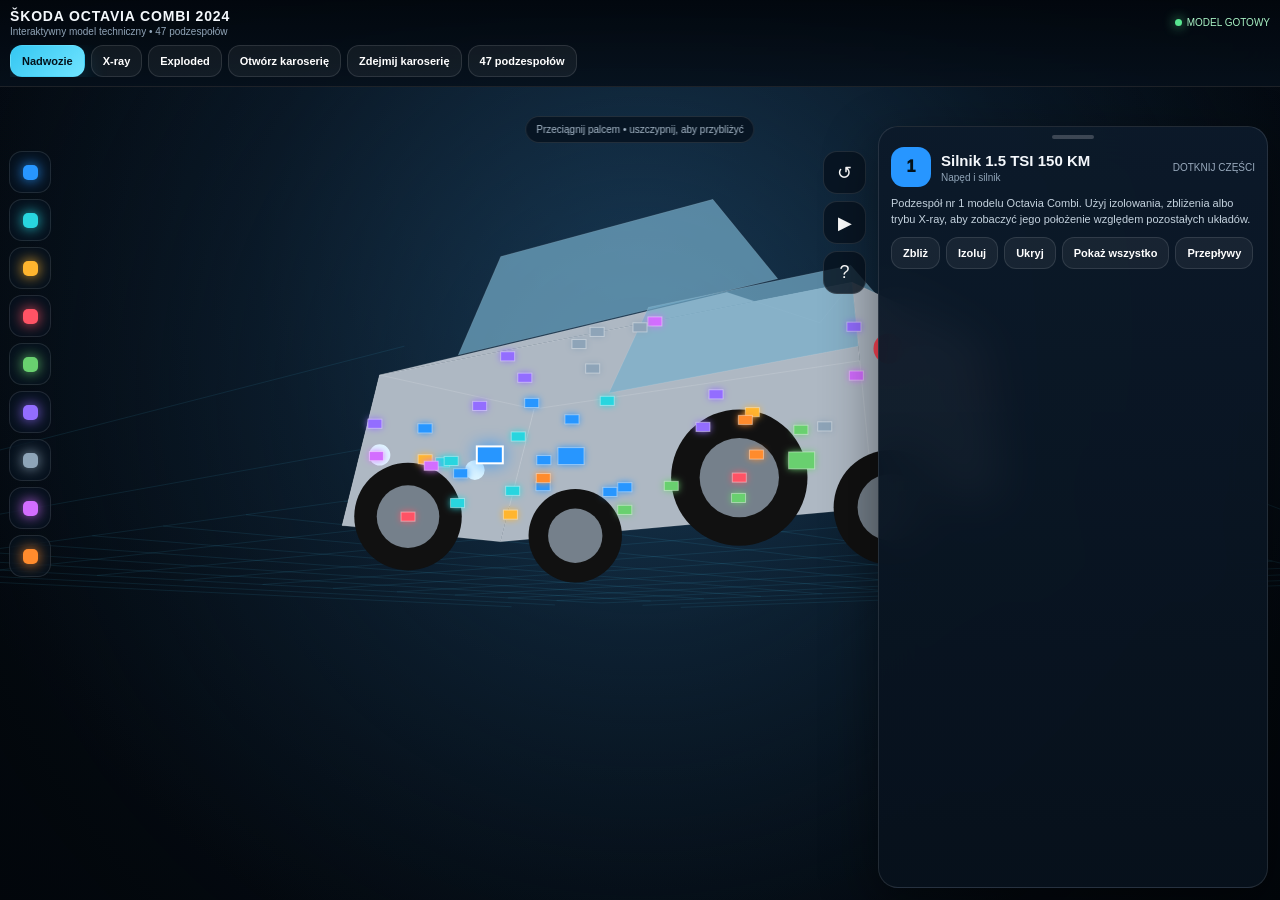
<file: skoda-octavia-3d/index.html>
<!doctype html>
<html lang="pl">
<head>
<meta charset="utf-8">
<meta name="viewport" content="width=device-width,initial-scale=1,maximum-scale=1,user-scalable=no,viewport-fit=cover">
<meta name="theme-color" content="#050a10">
<title>Škoda Octavia Combi 2024 — model techniczny</title>
<style>
:root{--bg:#050a10;--panel:rgba(8,18,29,.92);--line:rgba(255,255,255,.11);--text:#f4f8fc;--muted:#91a5b8;--cyan:#4bd7ff}
*{box-sizing:border-box;-webkit-tap-highlight-color:transparent}html,body{margin:0;width:100%;height:100%;overflow:hidden;background:var(--bg);color:var(--text);font-family:-apple-system,BlinkMacSystemFont,"Segoe UI",sans-serif;overscroll-behavior:none;-webkit-user-select:none;user-select:none}button,input{font:inherit}
#app{position:fixed;inset:0;background:radial-gradient(circle at 50% 28%,#17344e 0,#091522 42%,#03070c 82%)}
header{position:absolute;z-index:20;top:0;left:0;right:0;padding:calc(env(safe-area-inset-top) + 8px) 10px 9px;background:linear-gradient(#02070df5,#06101be0);border-bottom:1px solid var(--line);backdrop-filter:blur(18px)}
.head{display:flex;align-items:center;gap:8px}.brand{min-width:0}.brand b{display:block;font-size:14px;letter-spacing:.06em}.brand span{display:block;color:var(--muted);font-size:10px;white-space:nowrap;overflow:hidden;text-overflow:ellipsis;margin-top:2px}.ready{margin-left:auto;color:#a8f1c4;font-size:10px;white-space:nowrap}.ready:before{content:"";display:inline-block;width:7px;height:7px;border-radius:50%;background:#58e590;box-shadow:0 0 12px #58e590;margin-right:5px}
.toolbar{display:flex;gap:6px;overflow:auto;margin-top:8px;scrollbar-width:none}.toolbar::-webkit-scrollbar{display:none}.btn{border:1px solid var(--line);background:rgba(255,255,255,.055);color:#fff;border-radius:12px;padding:9px 11px;font-size:11px;font-weight:800;white-space:nowrap}.btn.active{background:linear-gradient(135deg,#35c7f2,#70e4ff);color:#03121b;border-color:transparent;box-shadow:0 8px 24px #35c7f233}
#view{position:absolute;inset:0}canvas{display:block;width:100%;height:100%;touch-action:none;-webkit-user-select:none;user-select:none}
#hint{position:absolute;z-index:5;top:116px;left:50%;transform:translateX(-50%);background:#06111dcc;border:1px solid var(--line);border-radius:999px;padding:7px 10px;color:#a8b9c9;font-size:10px;white-space:nowrap;pointer-events:none;backdrop-filter:blur(12px)}
#legend{position:absolute;z-index:8;top:151px;left:9px;display:flex;flex-direction:column;gap:6px}.legend{width:42px;height:42px;border:1px solid var(--line);border-radius:13px;background:#07121ecc;display:grid;place-items:center}.legend i{width:15px;height:15px;border-radius:5px;box-shadow:0 0 14px currentColor}.legend.active{outline:2px solid #fff9}
#side{position:absolute;z-index:8;right:9px;top:151px;display:flex;flex-direction:column;gap:7px}.round{width:43px;height:43px;border:1px solid var(--line);border-radius:14px;background:#07121ecc;color:#fff;font-size:18px}
#explodeBox{display:none;position:absolute;z-index:9;left:62px;right:62px;bottom:207px;padding:9px 11px;border:1px solid var(--line);border-radius:14px;background:#06111dcc;backdrop-filter:blur(12px)}#explodeBox.show{display:block}.exlabel{display:flex;justify-content:space-between;color:#b9c8d6;font-size:10px;font-weight:800;margin-bottom:5px}input[type=range]{width:100%;accent-color:var(--cyan)}
#sheet{position:absolute;z-index:15;left:8px;right:8px;bottom:calc(env(safe-area-inset-bottom) + 8px);min-height:174px;padding:12px;border:1px solid var(--line);border-radius:20px;background:linear-gradient(180deg,#0c1a2af2,#07111cf6);box-shadow:0 18px 55px #0007;backdrop-filter:blur(22px)}.handle{width:42px;height:4px;border-radius:4px;background:#fff3;margin:-4px auto 8px}.parthead{display:grid;grid-template-columns:40px 1fr auto;gap:10px;align-items:center}.num{width:40px;height:40px;border-radius:13px;display:grid;place-items:center;background:#2796ff;color:#03121b;font-weight:950}.parttitle{min-width:0}.parttitle b{display:block;font-size:15px;white-space:nowrap;overflow:hidden;text-overflow:ellipsis}.parttitle span{display:block;color:var(--muted);font-size:10px;margin-top:3px}.mini{color:#99aabd;font-size:10px}.desc{font-size:11px;line-height:1.42;color:#c5d3df;margin:9px 0 10px;display:-webkit-box;-webkit-line-clamp:2;-webkit-box-orient:vertical;overflow:hidden}.actions{display:flex;gap:6px;overflow:auto}.actions .btn{flex:0 0 auto}
#drawer,#help{display:none;position:fixed;inset:0;z-index:40;background:#02070df7;backdrop-filter:blur(22px)}#drawer.show,#help.show{display:block}.bar{display:flex;align-items:center;padding:calc(env(safe-area-inset-top)+10px) 12px 10px;border-bottom:1px solid var(--line)}.bar .btn{margin-left:auto}.search{margin:10px 12px;width:calc(100% - 24px);padding:12px;border:1px solid var(--line);border-radius:14px;background:#0a1724;color:#fff}.list{position:absolute;top:112px;bottom:calc(env(safe-area-inset-bottom)+8px);left:0;right:0;overflow:auto;padding:0 12px}.row{display:grid;grid-template-columns:35px 1fr auto;gap:10px;align-items:center;padding:10px;margin-bottom:7px;border:1px solid var(--line);border-radius:14px;background:#ffffff09}.rownum{width:34px;height:34px;border-radius:11px;display:grid;place-items:center;color:#03121b;font-weight:950}.row b{display:block;font-size:12px}.row small{display:block;color:var(--muted);font-size:9px;margin-top:2px}.helpbox{position:absolute;left:14px;right:14px;top:50%;transform:translateY(-50%);padding:18px;border:1px solid var(--line);border-radius:20px;background:#0a1724}.helpbox h2{margin:0 0 12px}.tips{display:grid;grid-template-columns:1fr 1fr;gap:8px}.tip{padding:12px;border:1px solid var(--line);border-radius:14px;background:#ffffff08}.tip b{display:block;font-size:12px}.tip span{display:block;color:var(--muted);font-size:10px;line-height:1.35;margin-top:4px}
#boot{position:fixed;inset:0;z-index:100;display:grid;place-items:center;background:radial-gradient(circle at 50% 42%,#15324b,#07111b 45%,#02060a);transition:.35s}.bootbox{text-align:center}.spin{width:44px;height:44px;border:3px solid #ffffff1f;border-top-color:var(--cyan);border-radius:50%;margin:auto;animation:spin .8s linear infinite}.bootbox b{display:block;margin-top:14px;font-size:14px}.bootbox span{display:block;color:var(--muted);font-size:10px;margin-top:5px}#boot.hide{opacity:0;visibility:hidden;pointer-events:none}@keyframes spin{to{transform:rotate(360deg)}}
@media(min-width:800px){#sheet{left:auto;width:390px;top:126px;bottom:12px;right:12px}.desc{-webkit-line-clamp:6}#side{right:414px}#explodeBox{right:420px;bottom:20px}}
</style>
</head>
<body>
<div id="boot"><div class="bootbox"><div class="spin"></div><b>ŁADOWANIE MODELU</b><span>Wersja Safari / iPhone</span></div></div>
<div id="app">
<header><div class="head"><div class="brand"><b>ŠKODA OCTAVIA COMBI 2024</b><span>Interaktywny model techniczny • 47 podzespołów</span></div><div class="ready">MODEL GOTOWY</div></div><div class="toolbar"><button id="body" class="btn active">Nadwozie</button><button id="xray" class="btn">X-ray</button><button id="explode" class="btn">Exploded</button><button id="panels" class="btn">Otwórz karoserię</button><button id="remove" class="btn">Zdejmij karoserię</button><button id="parts" class="btn">47 podzespołów</button></div></header>
<div id="view"><canvas id="cv"></canvas><div id="hint">Przeciągnij palcem • uszczypnij, aby przybliżyć</div><div id="legend"></div><div id="side"><button id="reset" class="round">↺</button><button id="anim" class="round">▶</button><button id="helpBtn" class="round">?</button></div><div id="explodeBox"><div class="exlabel"><span>Rozłożenie podzespołów</span><span id="pct">65%</span></div><input id="range" type="range" min="0" max="100" value="65"></div></div>
<section id="sheet"><div class="handle"></div><div class="parthead"><div id="num" class="num">1</div><div class="parttitle"><b id="name">Silnik 1.5 TSI</b><span id="cat">Napęd i silnik</span></div><div class="mini">DOTKNIJ CZĘŚCI</div></div><div id="desc" class="desc"></div><div class="actions"><button id="focus" class="btn">Zbliż</button><button id="isolate" class="btn">Izoluj</button><button id="hide" class="btn">Ukryj</button><button id="restore" class="btn">Pokaż wszystko</button><button id="flow" class="btn">Przepływy</button></div></section>
</div>
<div id="drawer"><div class="bar"><b>Podzespoły Octavii</b><button id="close" class="btn">Zamknij</button></div><input id="search" class="search" placeholder="Szukaj: turbo, DSG, radar…"><div id="list" class="list"></div></div>
<div id="help"><div class="helpbox"><h2>Sterowanie</h2><div class="tips"><div class="tip"><b>Obrót</b><span>Przeciągnij jednym palcem po modelu.</span></div><div class="tip"><b>Zoom</b><span>Użyj dwóch palców.</span></div><div class="tip"><b>Wybór</b><span>Dotknij kolorowego punktu.</span></div><div class="tip"><b>Rozbieranie</b><span>Użyj X-ray lub Exploded.</span></div></div><button id="closeHelp" class="btn" style="width:100%;margin-top:12px">Rozumiem</button></div></div>
<script>
'use strict';
const $=s=>document.querySelector(s),cv=$('#cv'),ctx=cv.getContext('2d'),clamp=(v,a,b)=>Math.max(a,Math.min(b,v));
const C={drive:'#2796ff',cool:'#28d5df',susp:'#ffb52e',brake:'#ff5365',fuel:'#69d06f',elec:'#936dff',comfort:'#8ea4b8',safe:'#d36dff',hybrid:'#ff8b2d'};
const CAT={drive:'Napęd i silnik',cool:'Chłodzenie i klimatyzacja',susp:'Zawieszenie i układ jezdny',brake:'Hamulce',fuel:'Paliwo i układ wydechowy',elec:'Elektryka i elektronika',comfort:'Wnętrze i komfort',safe:'Systemy bezpieczeństwa',hybrid:'Układ mild hybrid 48 V'};
const names=['Silnik 1.5 TSI 150 KM','Turbosprężarka','Filtr powietrza','Przepustnica i dolot','Akumulator 12 V','Sterownik silnika ECU','Alternator / osprzęt','Rozrusznik','Sprężarka klimatyzacji','Chłodnica cieczy','Wentylator chłodnicy','Intercooler','Zbiornik płynu chłodniczego','Zbiornik płynu spryskiwaczy','Skrzynia DSG 7','Mechatronika DSG','Półosie napędowe','Mechanizm różnicowy','Kolumny McPherson','Przekładnia kierownicza','Przednie hamulce','Katalizator / GPF','Środkowy układ wydechowy','Zbiornik paliwa','Pompa paliwa','Przewody paliwowe','Tylne zawieszenie','Tylne hamulce','Tłumik końcowy','Wiązka elektryczna','Moduły sterujące','Czujniki pokładowe','Układ HVAC','Filtr kabinowy','Moduł infotainment','Virtual Cockpit','Skrzynka bezpieczników','Kamera cofania','Tylne czujniki parkowania','Tylne lampy LED','Przednie reflektory LED','Radar ACC / Front Assist','Przednie czujniki parkowania','Koło zapasowe / zestaw','Akumulator 48 V','Generator paskowy 48 V','Przetwornica DC/DC'];
const cats=['drive','drive','drive','drive','elec','elec','drive','drive','cool','cool','cool','cool','cool','cool','drive','drive','drive','drive','susp','susp','brake','fuel','fuel','fuel','fuel','fuel','susp','brake','fuel','elec','elec','safe','comfort','comfort','comfort','comfort','elec','safe','safe','elec','elec','safe','safe','comfort','hybrid','hybrid','hybrid'];
const pos=[[-2.2,.1,0],[-2.55,.35,-.65],[-1.65,.55,.75],[-1.7,.65,.15],[-1.45,.42,-.85],[-1.1,.72,-.55],[-2,-.2,.65],[-2,-.2,-.6],[-2.55,-.2,.7],[-3,.1,0],[-2.85,.1,0],[-2.72,-.4,0],[-1.2,.72,.85],[-2.7,.5,.92],[-.95,-.05,0],[-1.35,-.05,0],[-.2,-.45,0],[-.4,-.48,0],[-2.05,-.1,-1.05],[-1.85,-.6,0],[-2.05,-.72,-1.25],[-.2,-.68,0],[1.2,-.68,0],[1.9,-.4,0],[1.9,-.12,0],[0,-.4,.5],[2.1,-.15,-1.05],[2.1,-.72,-1.25],[2.75,-.68,.3],[0,.3,1.05],[.4,.55,.75],[1.1,.8,-1.1],[-.65,.85,0],[-.85,1.15,0],[0,1.18,0],[-.5,1.2,-.1],[-1.1,.9,-.8],[3.15,.45,0],[3,.05,-.9],[3.05,.42,-1],[-3.05,.42,-.95],[-3.2,.08,0],[-3,.05,-.95],[2.15,-.12,0],[1.1,-.2,.45],[-1.8,-.15,.45],[.8,.22,.7]];
const P=names.map((n,i)=>({id:i+1,name:n,cat:cats[i],p:pos[i],hidden:false}));
let W=1,H=1,D=1,yaw=.7,pitch=.18,zoom=12.2,mode='body',explode=.0,open=.0,removed=.0,selected=1,filter='',iso=0,animate=true,flows=false,time=0,last=performance.now(),points=new Map(),start=[0,0],moved=0,pinch=0;
function resize(){const v=visualViewport;D=Math.min(devicePixelRatio||1,1.65);W=Math.round(v?v.width:innerWidth);H=Math.round(v?v.height:innerHeight);cv.width=W*D;cv.height=H*D;cv.style.width=W+'px';cv.style.height=H+'px';ctx.setTransform(D,0,0,D,0,0)}addEventListener('resize',resize,{passive:true});visualViewport?.addEventListener('resize',resize,{passive:true});resize();
function rot(p){let x=p[0],y=p[1],z=p[2],c=Math.cos(yaw),s=Math.sin(yaw),x1=x*c+z*s,z1=-x*s+z*c,cp=Math.cos(pitch),sp=Math.sin(pitch);return[x1,y*cp-z1*sp,y*sp+z1*cp+zoom]}
function proj(p){let q=rot(p);if(q[2]<.3)return null;let f=Math.min(W,H)*1.35;return{x:W/2+q[0]*f/q[2],y:H*.49-q[1]*f/q[2],z:q[2],s:f/q[2]}}
function poly(pts,fill,alpha=1,stroke='#ffffff22'){let a=pts.map(proj);if(a.some(x=>!x))return;ctx.globalAlpha=alpha;ctx.fillStyle=fill;ctx.strokeStyle=stroke;ctx.lineWidth=1;ctx.beginPath();ctx.moveTo(a[0].x,a[0].y);for(let i=1;i<a.length;i++)ctx.lineTo(a[i].x,a[i].y);ctx.closePath();ctx.fill();ctx.stroke();ctx.globalAlpha=1}
function circle3(p,r,fill,alpha=1){let q=proj(p);if(!q)return;ctx.globalAlpha=alpha;ctx.fillStyle=fill;ctx.beginPath();ctx.arc(q.x,q.y,Math.max(2,r*q.s),0,Math.PI*2);ctx.fill();ctx.globalAlpha=1}
function body(alpha){const silver='#aeb8c3',glass='#77aeca';poly([[-3.25,-.72,-1.18],[3.25,-.72,-1.18],[3.15,.72,-1.18],[-2.7,.88,-1.18]],silver,alpha);poly([[-2.7,.88,-1.18],[1.95,.88,-1.18],[2.85,.45,-1.18],[3.15,.72,-1.18]],silver,alpha);poly([[-1.45,.9,-1.16],[-.85,1.82,-1.16],[1.8,1.75,-1.16],[2.45,.9,-1.16]],glass,alpha*.7);poly([[-3.25,-.72,1.18],[3.25,-.72,1.18],[3.15,.72,1.18],[-2.7,.88,1.18]],silver,alpha);poly([[-1.45,.9,1.16],[-.85,1.82,1.16],[1.8,1.75,1.16],[2.45,.9,1.16]],glass,alpha*.7);poly([[-3.25,-.72,-1.18],[-3.25,-.72,1.18],[-2.7,.88,1.18],[-2.7,.88,-1.18]],silver,alpha);poly([[3.25,-.72,-1.18],[3.25,-.72,1.18],[3.15,.72,1.18],[3.15,.72,-1.18]],silver,alpha);for(const x of [-2.05,2.1])for(const z of [-1.25,1.25]){circle3([x,-.72,z],.55,'#111',1);circle3([x,-.72,z],.32,'#75808b',1)}circle3([-3.24,.12,-.72],.12,'#dff6ff',alpha);circle3([-3.24,.12,.72],.12,'#dff6ff',alpha);circle3([3.24,.25,-.8],.12,'#ff4253',alpha);circle3([3.24,.25,.8],.12,'#ff4253',alpha)}
function component(p,idx){let dir=Math.hypot(...p.p)||1,ex=mode==='explode'?explode*1.8:0,x=p.p[0]+p.p[0]/dir*ex,y=p.p[1]+p.p[1]/dir*ex,z=p.p[2]+p.p[2]/dir*ex;if(iso&&p.id!==iso)return;let a=filter&&p.cat!==filter?.08:1;if(p.hidden)return;let q=proj([x,y,z]);if(!q)return;let size=(p.id===1||p.id===15||p.id===24)?13:7,co=C[p.cat];ctx.globalAlpha=a;ctx.fillStyle=co;ctx.shadowColor=co;ctx.shadowBlur=p.id===selected?18:7;ctx.fillRect(q.x-size,q.y-size*.65,size*2,size*1.3);ctx.shadowBlur=0;ctx.strokeStyle=p.id===selected?'#fff':'#ffffff66';ctx.lineWidth=p.id===selected?2:1;ctx.strokeRect(q.x-size,q.y-size*.65,size*2,size*1.3);ctx.globalAlpha=1;p.q=q}
function render(now){time=now/1000;ctx.clearRect(0,0,W,H);let g=ctx.createRadialGradient(W*.5,H*.44,20,W*.5,H*.44,Math.max(W,H)*.65);g.addColorStop(0,'#183c58aa');g.addColorStop(1,'#02070d00');ctx.fillStyle=g;ctx.fillRect(0,0,W,H);ctx.strokeStyle='#4bd7ff18';for(let i=-7;i<=7;i++){let a=proj([-5,-1.28,i]),b=proj([5,-1.28,i]);if(a&&b){ctx.beginPath();ctx.moveTo(a.x,a.y);ctx.lineTo(b.x,b.y);ctx.stroke()}a=proj([i,-1.28,-5]);b=proj([i,-1.28,5]);if(a&&b){ctx.beginPath();ctx.moveTo(a.x,a.y);ctx.lineTo(b.x,b.y);ctx.stroke()}}let ba=mode==='body'?(open?.18:1):(removed?.03:.09);body(ba);P.forEach(component);if(flows&&animate){for(let i=0;i<8;i++){let t=(time*.18+i/8)%1;circle3([-2.2+4.4*t,-.38,.5],.045,C.hybrid,.9)}}requestAnimationFrame(render)}
function select(id){selected=id;let p=P[id-1];$('#num').textContent=id;$('#num').style.background=C[p.cat];$('#name').textContent=p.name;$('#cat').textContent=CAT[p.cat];$('#desc').textContent='Podzespół nr '+id+' modelu Octavia Combi. Użyj izolowania, zbliżenia albo trybu X-ray, aby zobaczyć jego położenie względem pozostałych układów.'}
function pick(x,y){let best=0,d=34;for(const p of P){if(!p.q||p.hidden)continue;let z=Math.hypot(p.q.x-x,p.q.y-y);if(z<d){d=z;best=p.id}}if(best)select(best)}
function point(x,y){let r=cv.getBoundingClientRect();return[x-r.left,y-r.top]}function down(id,x,y){let p=point(x,y);points.set(id,p);start=p;moved=0;if(points.size===2){let a=[...points.values()];pinch=Math.hypot(a[0][0]-a[1][0],a[0][1]-a[1][1])}}function move(id,x,y){if(!points.has(id))return;let p=point(x,y);points.set(id,p);if(points.size===2){let a=[...points.values()],d=Math.hypot(a[0][0]-a[1][0],a[0][1]-a[1][1]);zoom=clamp(zoom-(d-pinch)*.025,6.5,18);pinch=d;return}let dx=p[0]-start[0],dy=p[1]-start[1];moved+=Math.abs(dx)+Math.abs(dy);yaw+=dx*.009;pitch=clamp(pitch+dy*.007,-.65,.82);start=p}function up(id,x,y){let p=point(x,y);if(moved<8&&points.size===1)pick(p[0],p[1]);points.delete(id)}
if(PointerEvent){cv.addEventListener('pointerdown',e=>{e.preventDefault();down(e.pointerId,e.clientX,e.clientY);try{cv.setPointerCapture(e.pointerId)}catch(_){}},{passive:false});cv.addEventListener('pointermove',e=>{e.preventDefault();move(e.pointerId,e.clientX,e.clientY)},{passive:false});cv.addEventListener('pointerup',e=>{e.preventDefault();up(e.pointerId,e.clientX,e.clientY)},{passive:false})}else{cv.addEventListener('touchstart',e=>{e.preventDefault();for(const t of e.changedTouches)down(t.identifier,t.clientX,t.clientY)},{passive:false});cv.addEventListener('touchmove',e=>{e.preventDefault();for(const t of e.changedTouches)move(t.identifier,t.clientX,t.clientY)},{passive:false});cv.addEventListener('touchend',e=>{e.preventDefault();for(const t of e.changedTouches)up(t.identifier,t.clientX,t.clientY)},{passive:false})}
function setMode(m){mode=m;['body','xray','explode'].forEach(x=>$('#'+x).classList.toggle('active',x===m));$('#explodeBox').classList.toggle('show',m==='explode')}
$('#body').onclick=()=>setMode('body');$('#xray').onclick=()=>setMode('xray');$('#explode').onclick=()=>setMode('explode');$('#panels').onclick=()=>{open=open?0:1;$('#panels').classList.toggle('active',!!open)};$('#remove').onclick=()=>{removed=removed?0:1;setMode('xray');$('#remove').classList.toggle('active',!!removed)};$('#range').oninput=e=>{explode=e.target.value/100;$('#pct').textContent=e.target.value+'%'};explode=.65;
$('#reset').onclick=()=>{yaw=.7;pitch=.18;zoom=12.2;filter='';iso=0;open=0;removed=0;P.forEach(p=>p.hidden=false);setMode('body');legend()};$('#anim').onclick=()=>{animate=!animate;$('#anim').classList.toggle('active',animate)};$('#flow').onclick=()=>{flows=!flows;$('#flow').classList.toggle('active',flows)};$('#focus').onclick=()=>{zoom=7;setMode('xray')};$('#isolate').onclick=()=>{iso=iso===selected?0:selected;setMode('xray');$('#isolate').classList.toggle('active',!!iso)};$('#hide').onclick=()=>P[selected-1].hidden=true;$('#restore').onclick=()=>{P.forEach(p=>p.hidden=false);iso=0;filter='';legend()};
function legend(){let e=$('#legend');e.innerHTML='';Object.keys(C).forEach(k=>{let b=document.createElement('button');b.className='legend'+(filter===k?' active':'');b.innerHTML='<i style="background:'+C[k]+';color:'+C[k]+'"></i>';b.onclick=()=>{filter=filter===k?'':k;setMode('xray');legend()};e.appendChild(b)})}legend();
function list(){let q=$('#search').value.toLowerCase(),e=$('#list');e.innerHTML='';P.filter(p=>(p.name+' '+CAT[p.cat]).toLowerCase().includes(q)).forEach(p=>{let r=document.createElement('div');r.className='row';r.innerHTML='<div class="rownum" style="background:'+C[p.cat]+'">'+p.id+'</div><div><b>'+p.name+'</b><small>'+CAT[p.cat]+'</small></div><div>›</div>';r.onclick=()=>{select(p.id);$('#drawer').classList.remove('show');setMode('xray')};e.appendChild(r)})}list();$('#search').oninput=list;$('#parts').onclick=()=>$('#drawer').classList.add('show');$('#close').onclick=()=>$('#drawer').classList.remove('show');$('#helpBtn').onclick=()=>$('#help').classList.add('show');$('#closeHelp').onclick=()=>$('#help').classList.remove('show');
select(1);requestAnimationFrame(render);requestAnimationFrame(()=>$('#boot').classList.add('hide'));window.addEventListener('error',()=>$('#boot').classList.add('hide'));
</script>
</body>
</html>
</file>
